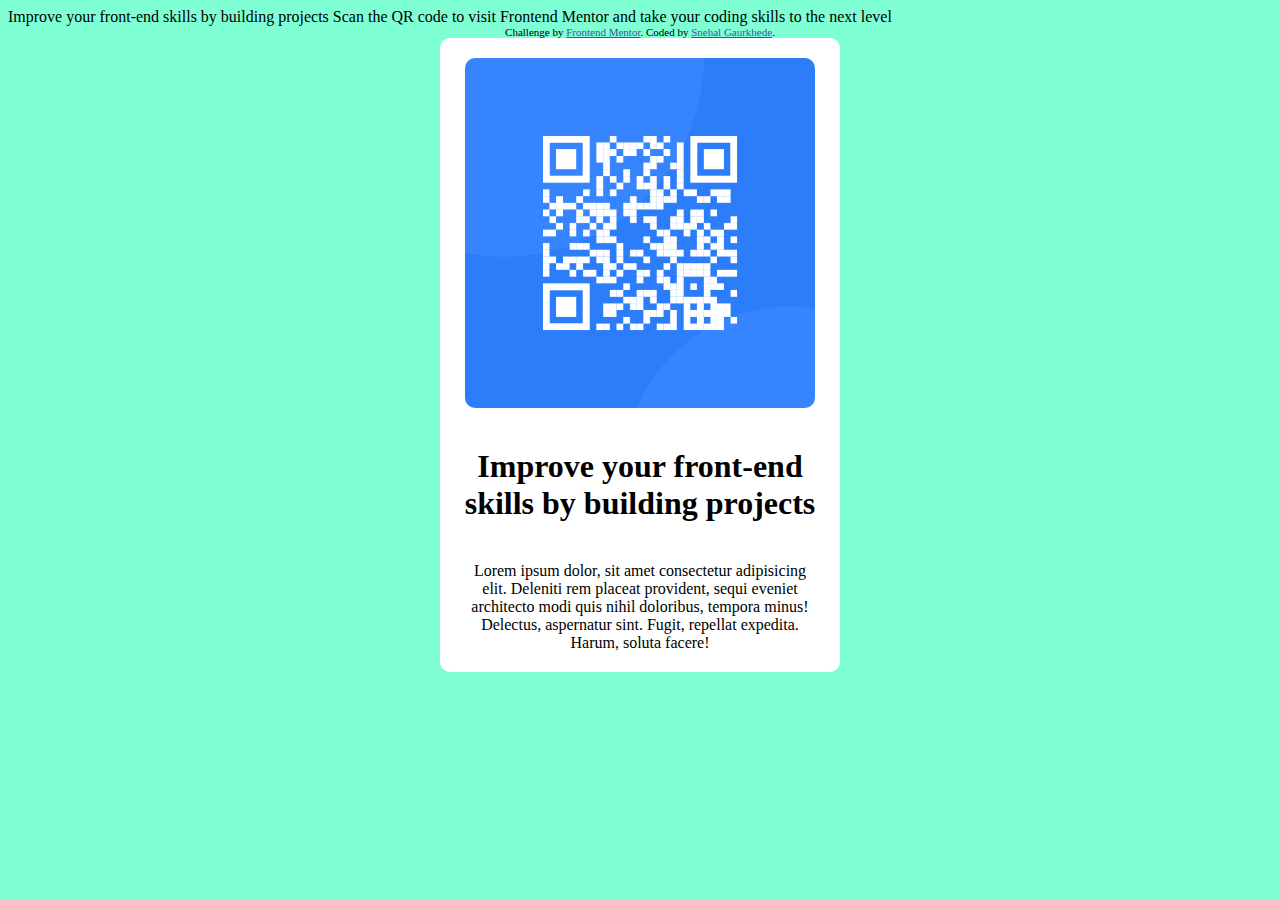
<file: qr-code-component-main/qr-code-component-main/index.html>
<!DOCTYPE html>
<html lang="en">

<head>
  <meta charset="UTF-8">
  <meta name="viewport" content="width=device-width, initial-scale=1.0">
  <!-- displays site properly based on user's device -->

  <link rel="icon" type="image/png" sizes="32x32" href="./images/favicon-32x32.png">

  <title>Frontend Mentor | QR code component</title>

  <!-- Feel free to remove these styles or customise in your own stylesheet 👍 -->
  <style>

  </style>
  <link rel="stylesheet" href="main.css">
</head>

<body>

  Improve your front-end skills by building projects

  Scan the QR code to visit Frontend Mentor and take your coding skills to the next level

  <div class="attribution">
    Challenge by <a href="https://www.frontendmentor.io?ref=challenge" target="_blank">Frontend Mentor</a>.
    Coded by <a href="#">Snehal Gaurkhede</a>.
  </div>
  <article class="main-container">
    <div class="container">


      <picture>
        <img src="images/image-qr-code.png" alt="" class="qrcode">

      </picture>


      <h1>Improve your front-end skills by building projects</h1>
      <p>Lorem ipsum dolor, sit amet consectetur adipisicing elit. Deleniti rem placeat provident, sequi eveniet
        architecto modi quis nihil doloribus, tempora minus! Delectus, aspernatur sint. Fugit, repellat expedita.
        Harum,
        soluta facere!</p>



    </div>
  </article>


</body>

</html>
</file>
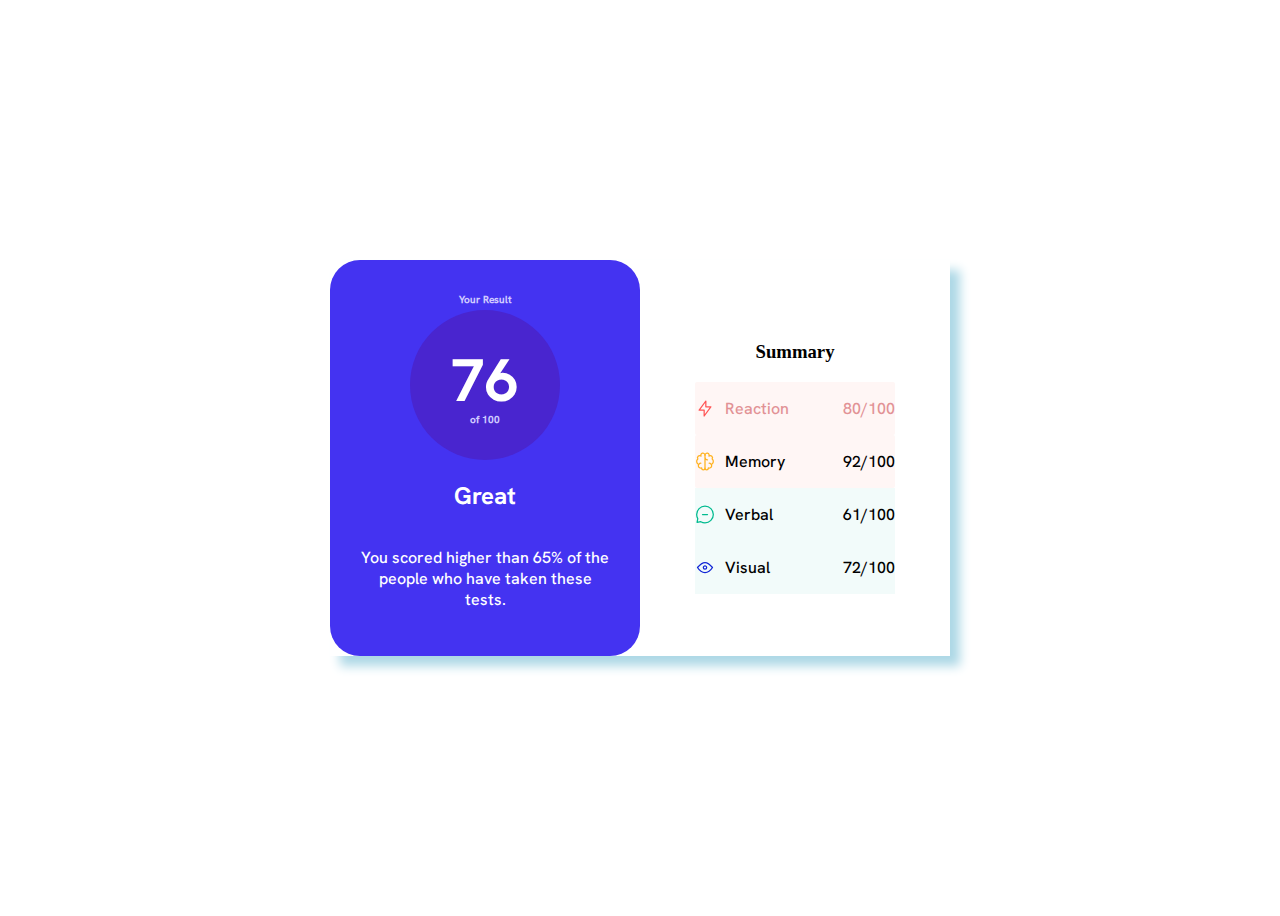
<file: results-summary-component-main/results-summary-component-main/index.html>
<!DOCTYPE html>
<html lang="en">

<head>
  <meta charset="UTF-8">
  <meta name="viewport" content="width=device-width, initial-scale=1.0">
  <!-- displays site properly based on user's device -->

  <link rel="icon" type="image/png" sizes="32x32" href="./assets/images/favicon-32x32.png">

  <title>Frontend Mentor | Results summary component</title>

  <!-- Feel free to remove these styles or customise in your own stylesheet 👍 -->

  <link rel="stylesheet" href="style.css">
</head>

<body>
  <div class="main-container">
    <div class="grid-container">
      <div class="grid-item1">
        <h3>Your Result</h3>
        <div class="circle">
          <h1>76</h1>
          <h3>of 100</h3>
        </div>
        <h2>Great</h2>
        <p>You scored higher than 65% of the people who have taken these tests.</p>

      </div>
      <div class="grid-item2">
        <h3>Summary</h3>
        <div>
          <div class="summary" id="reaction">
            <div class="summary-icon"><img src="./assets/images/icon-reaction.svg" alt="">
              <p>Reaction</p>
            </div>
            <p>80/100</p>
          </div>
          <div class="summary" id="memory">
            <div class="summary-icon"><img src="./assets/images/icon-memory.svg" alt="">
              <p>Memory</p>
            </div>
            <p>92/100</p>
          </div>
          <div class="summary" id="verbal">
            <div class="summary-icon"><img src="./assets/images/icon-verbal.svg" alt="">
              <p>Verbal</p>
            </div>
            <p>61/100</p>
          </div>
          <div class="summary" id="visual">
            <div class="summary-icon"><img src="./assets/images/icon-visual.svg" alt="">
              <p>Visual</p>
            </div>
            <p>72/100</p>
          </div>
        </div>



      </div>
    </div>





</body>

</html>
</file>
<file: qr-code-component-main/qr-code-component-main/main.css>
.attribution {
    font-size: 11px;
    text-align: center;
  }

  .attribution a {
    color: hsl(228, 45%, 44%);
  }

  body {
    background-color: aquamarine;
  }

  .main-container {
    display: flex;
    justify-content: center;
    align-items: center;
    background-color: aquamarine;
  }

  .container {
    display: flex;
    justify-content: center;
    align-items: center;
    flex-direction: column;
    background-color: white;
    width: 400px;
    border-radius: 10px;
  }

  .qrcode {
    width: 350px;
    border-radius: 10px;
    margin: 20px;
    display: block;
    margin-left: auto;
    margin-right: auto;
  }

  h1, p {

    margin: 20px;
    text-align: center;
  }
</file>
<file: results-summary-component-main/results-summary-component-main/style.css>
@font-face {
    font-family: HankenGrotexk-Bold;
    src: url('./assets/fonts/static/HankenGrotesk-Bold.ttf');
}
@font-face {
    font-family:HankenGrotexk-ExtraBold ;
    src: url('./assets/fonts/static/HankenGrotesk-ExtraBold.ttf');
}
@font-face {
    font-family:HankenGrotexk-medium ;
    src: url('./assets/fonts/static/HankenGrotesk-Medium.ttf');
}
.main-container{
    display: flex;
    justify-content: center;
    align-items:center ;
    width: 100%;
    height: 100vh;
    
}
.grid-container{
    display: flex;
    flex-direction: row;
    box-shadow: 10px 10px 10px lightblue;

  


    
}
.grid-item1{
    display: flex;
    flex-direction: column;
    background-color:#4433f1 ;
    justify-content: center;
    align-items: center;
    border-radius: 30px;
    width: 250px;
    padding: 30px;
    
}
.grid-item2{
    display: flex;
    flex-direction: column;
    background-color: white;
    justify-content: center;
    align-items: center;
    width: 250px;
    
    padding: 30px;
    

}
.grid-item1 h2{
    font-family:HankenGrotexk-Bold;
    color: white;
}
.grid-item1 p{
    font-family:HankenGrotexk-medium;
    text-align: center;
    color: white;
}
.summary{
   display: flex;
   flex-direction: row;
   justify-content: space-between;
   
   width: 200px; 
   

}
.summary-icon{
    display: flex;
    flex-direction: row;
   
    gap: 10px;
    
}
/* h1,h3,p{
    font-family:HankenGrotexk-medium ;
    color: white;
} */
#reaction  {
    color: #e29295;
}
#reaction,
#memory{
    background-color:#fff6f5;
    border-radius: 2px;
    font-family:HankenGrotexk-medium ;
    
    
}
#verbal,
#visual{
    background-color: #f2fbfa;
    font-family:HankenGrotexk-medium ;
}
.grid-item1 h3{
    font-family:HankenGrotexk-medium;
    color: #d0caff;
    text-align: center;
    line-height: 0%;
  


    font-size: 10px;
}
.circle{
    width: 150px;
    height: 150px;
    border-radius: 50%;
    background-color: #4925cf;
    
}
.circle h1{
    font-family:HankenGrotexk-Bold;
    font-size: 60px;
    color: white;
    line-height: 0%;
    margin-top:70px;
  
    text-align: center;
}
</file>
